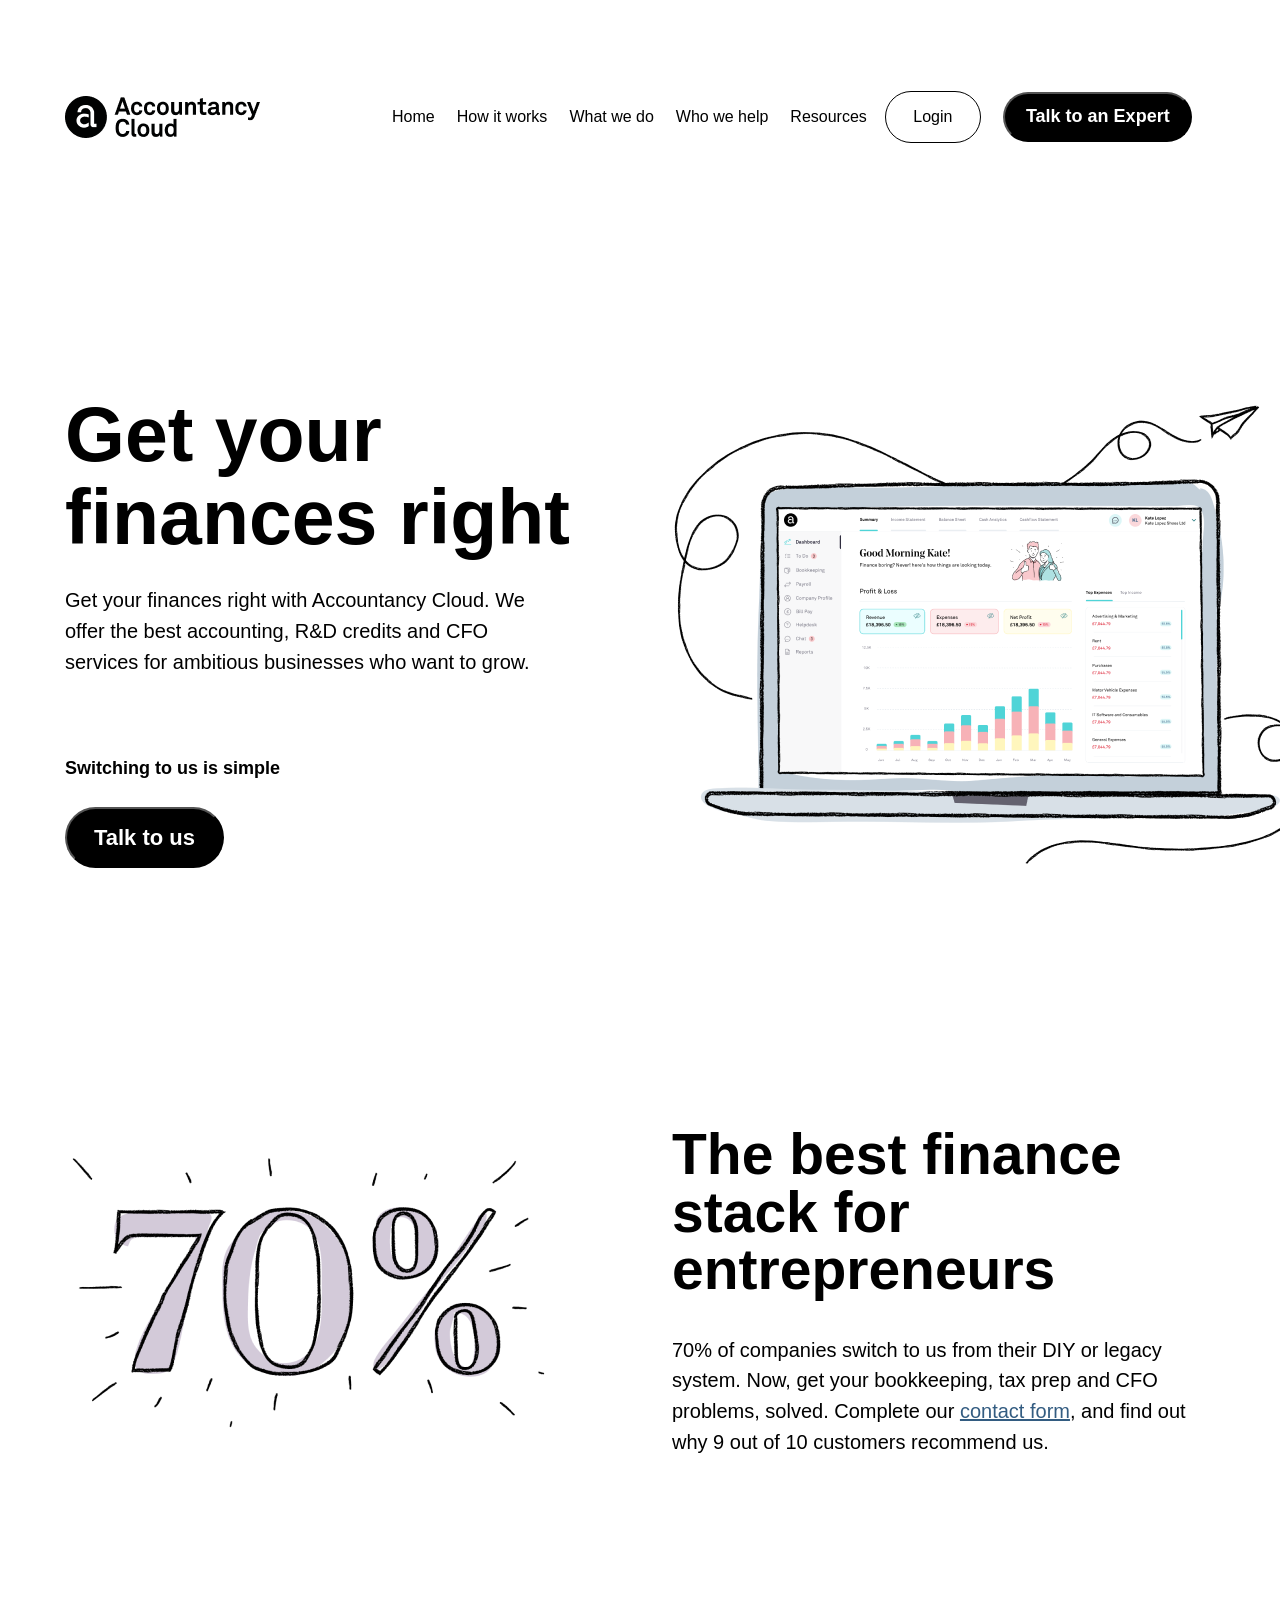
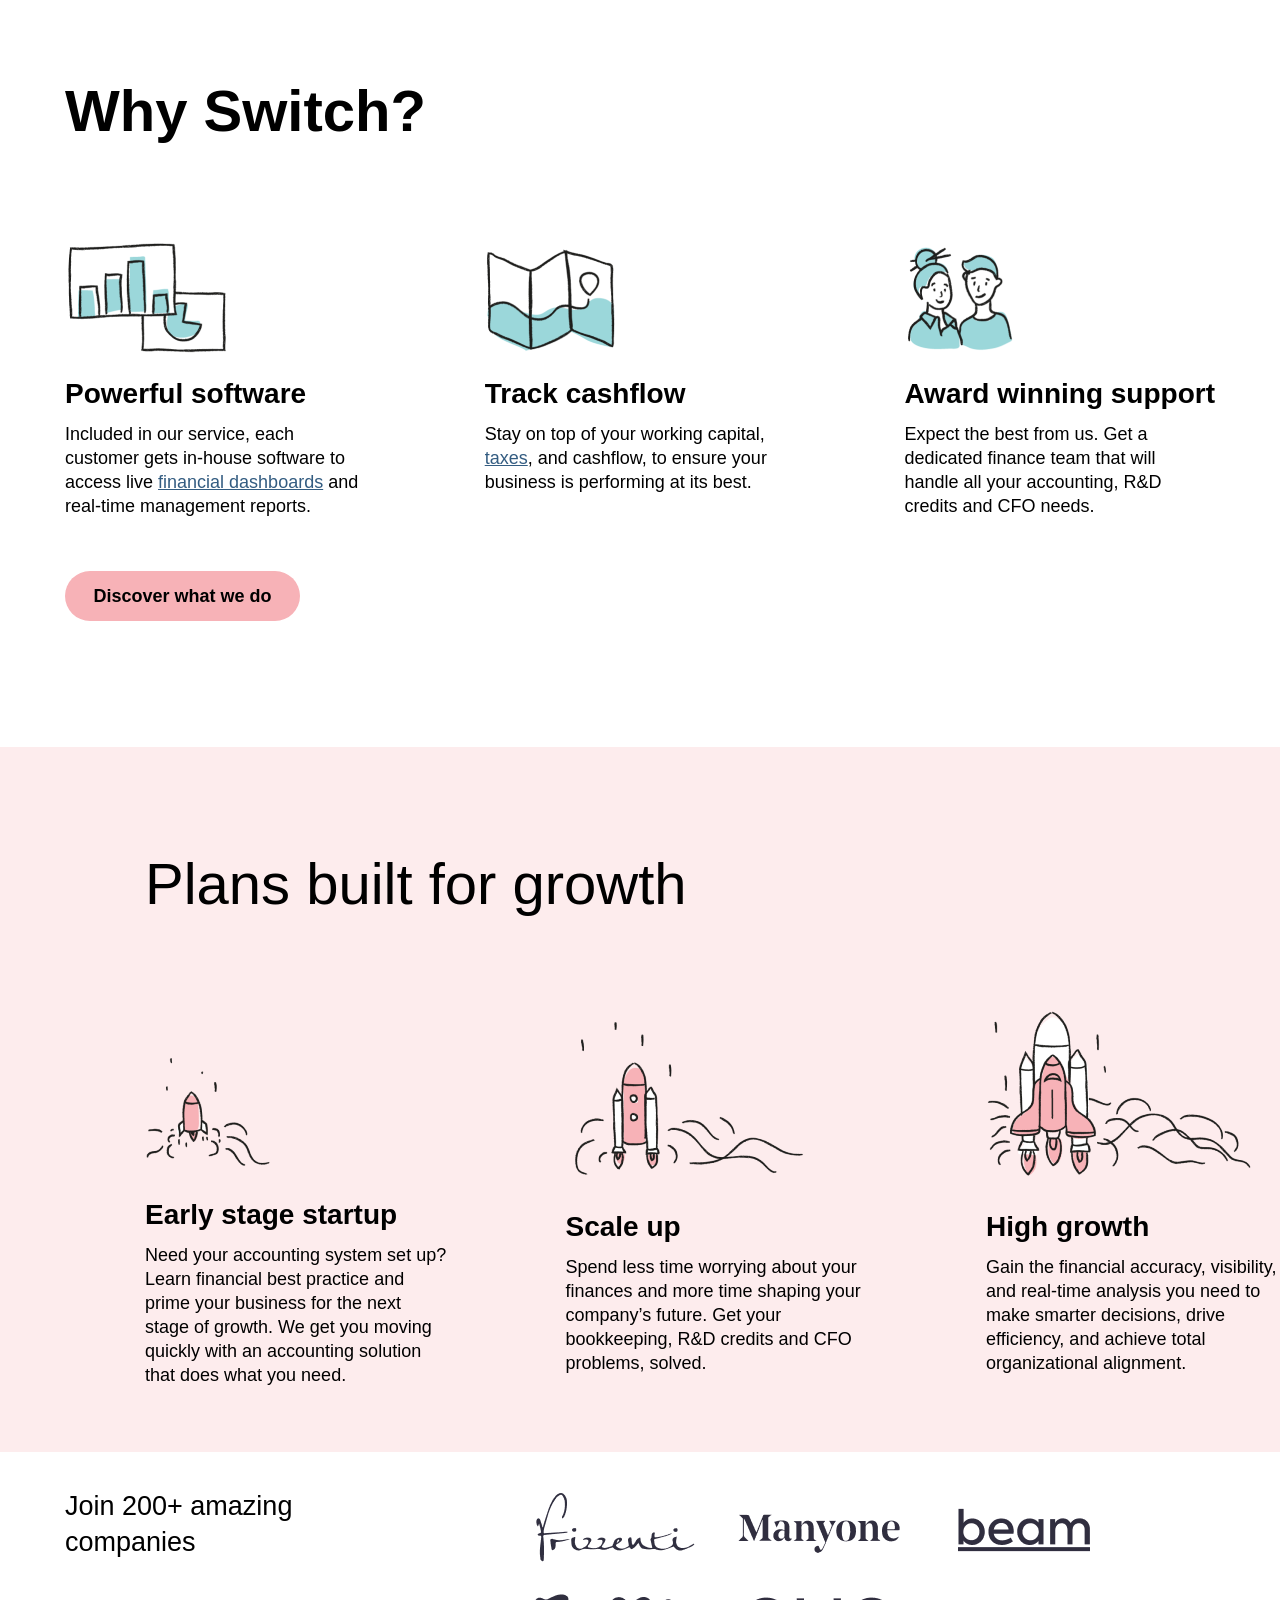
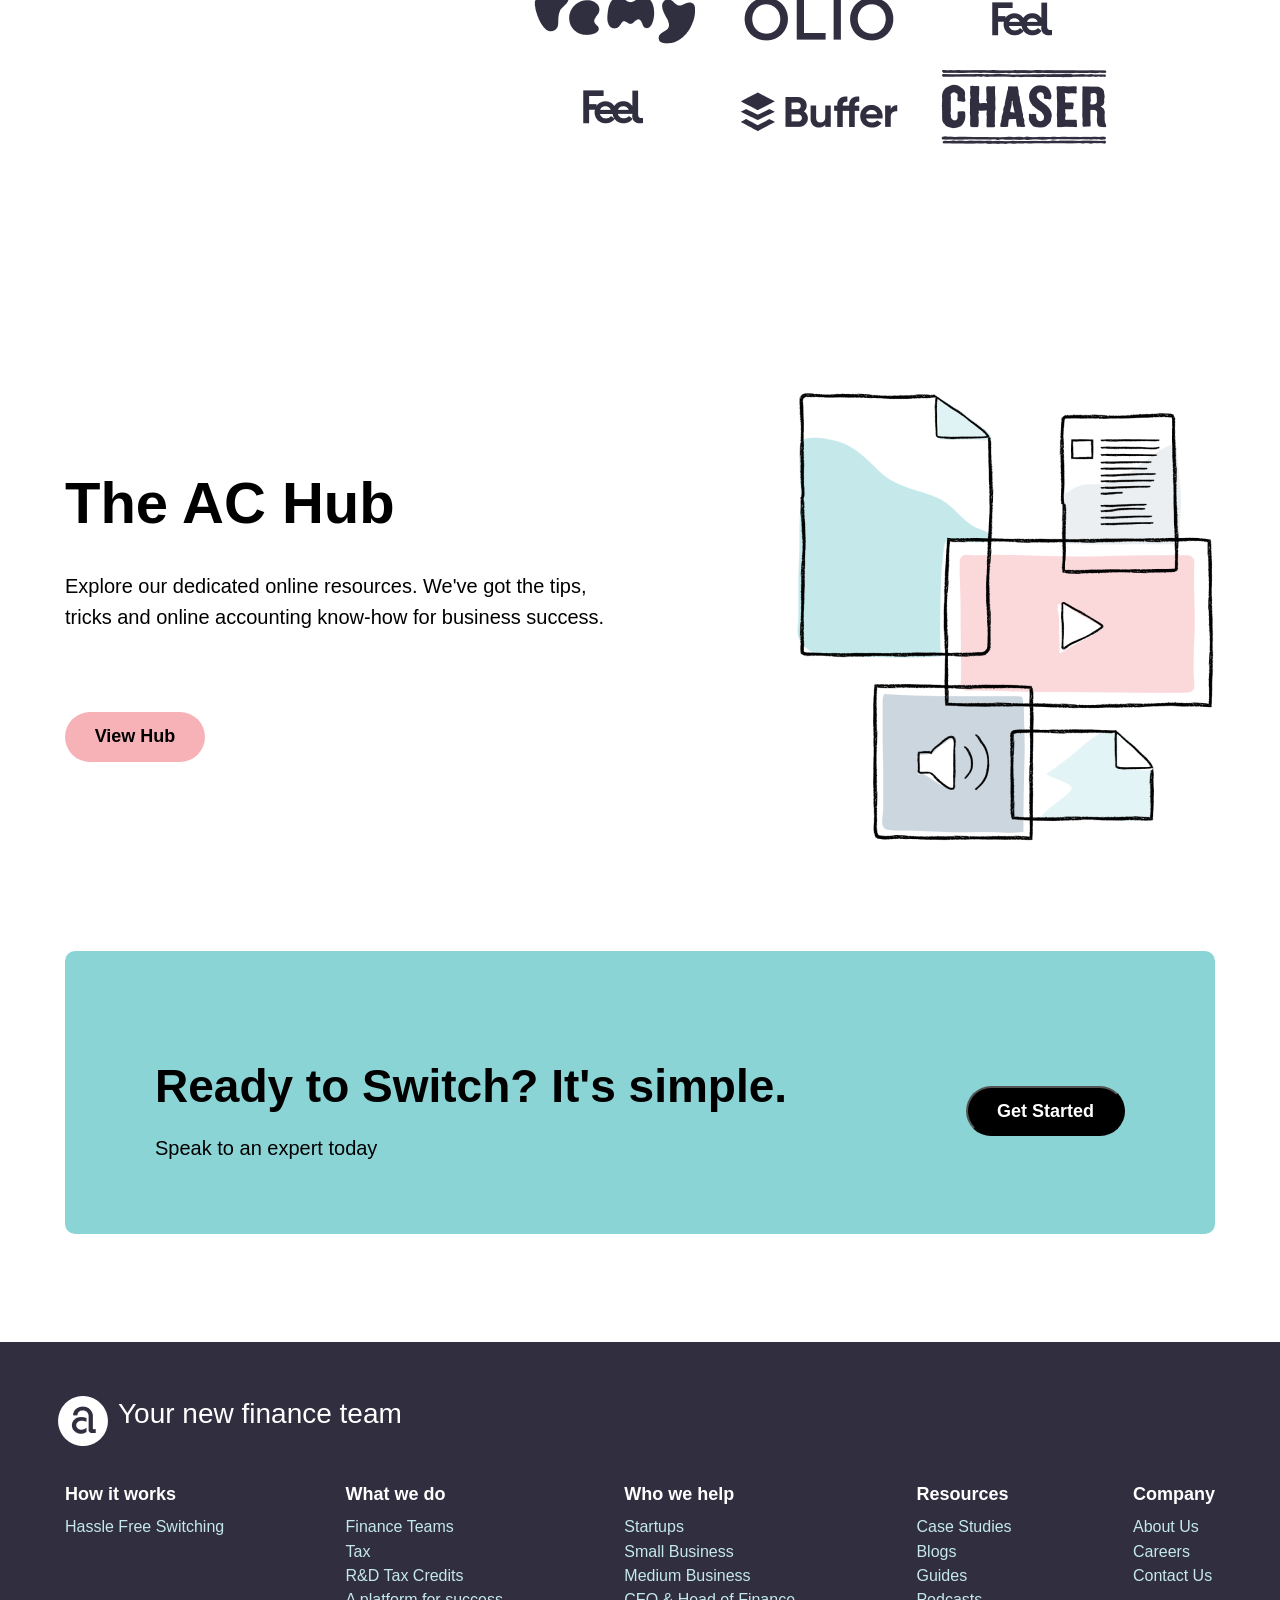
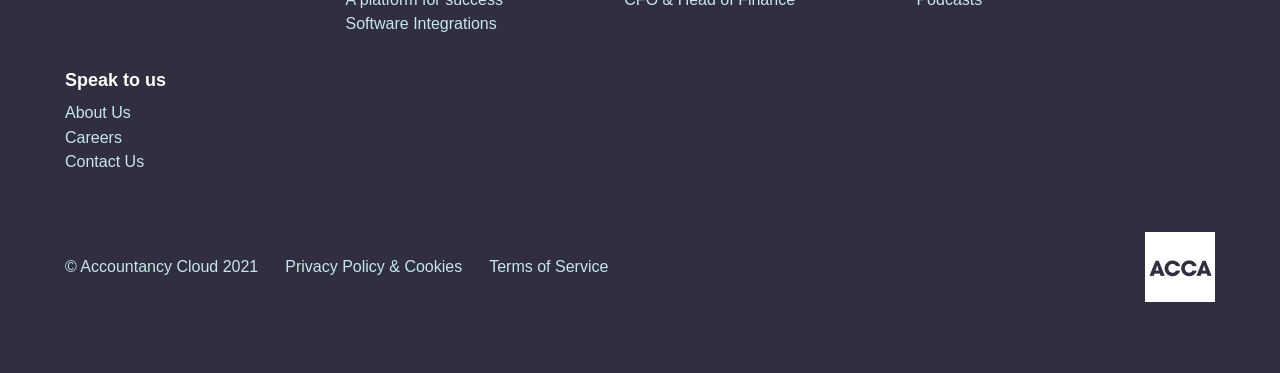
<file: index.html>
<!DOCTYPE html>
<html lang="en">
<head>
    <meta charset="UTF-8">
    <meta name="viewport" content="width=device-width, initial-scale=1.0">
    <link rel="stylesheet" href="./css/normalize.css">
    <link rel="stylesheet" href="./css/style.css">
    <title>Accountacy Cloud</title>
</head>
<body>
    <header class="header">
        <div class="container header__inner">
            <img class="heder__logo" src="./img/icons/iconheader.png" alt="">
            <nav class="header__menu">
                <ul class="menu__list">
                    <li class="menu__item">
                        <a class="menu__linck" href="#">Home</a>
                    </li>
                    <li class="menu__item">
                        <a class="menu__linck" href="#">How it works</a>
                    </li>
                    <li class="menu__item">
                        <a class="menu__linck" href="#">What we do</a>
                    </li>
                    <li class="menu__item">
                        <a class="menu__linck" href="#">Who we help</a>
                    </li>
                    <li class="menu__item">
                        <a class="menu__linck" href="#">Resources</a>
                    </li>
                </ul>
            </nav>
            <div class="header__btn">
                <button class="header__btn1">Login</button>
                <button class="header__btn2">Talk to an Expert</button> 
            </div>
        </div>
    </header>

    <main class="main">
        <section class="get">
            <div class="container get__inner">
                <div class="get__content">
                    <h1 class="get__title">Get your finances right</h1>
                    <p class="get__text">Get your finances right with Accountancy Cloud. We offer the best accounting, R&D credits and CFO services for ambitious businesses who want to grow.</p>
                    <p class="get__text1">Switching to us is simple</p>
                    <button class="get__button">Talk to us</button>
                </div>
                <img class="get__img" src="./img/computer.png" alt="">
            </div>
        </section>

        <section class="best">
            <div class="container best__inner">
                <img class="best__img" src="./img/70.png" alt="">
                <div class="best__content">
                    <h2 class="best__title">The best finance stack for entrepreneurs</h2>
                    <p class="best__text">70% of companies switch to us from their DIY or legacy system. Now, get your bookkeeping, tax prep and CFO problems, solved. Complete our <span class="best__text-span">contact form</span>, and find out why 9 out of 10 customers recommend us.</p>
                </div>
            </div>
        </section>

        <section class="why">
            <div class="container why__inner">
                <h3 class="why__title">Why Switch?</h3>
                <ul class="why__content">
                    <li>
                        <img src="./img/icons/hight.png" alt="">
                        <h4 class="why__title1">Powerful software</h4>
                        <p class="why__text">Included in our service, each customer gets in-house software to access live <span class="why__text-span">financial dashboards</span>  and real-time management reports.</p>
                    </li>

                    <li>
                        <img src="./img/icons/carts.png" alt="">
                        <h4 class="why__title1">Track cashflow</h4>
                        <p class="why__text">Stay on top of your working capital,  <span class="why__text-span">taxes</span>, and cashflow, to ensure your business is performing at its best.</p>
                    </li>

                    <li>
                        <img src="./img/icons/couple.png" alt="">
                        <h4 class="why__title1">Award winning support</h4>
                        <p class="why__text">Expect the best from us. Get a dedicated finance team that will handle all your accounting, R&D credits and CFO needs.</p>
                    </li>
                </ul>
                <button class="why__btn">Discover what we do</button>
            </div>
        </section>

        <section class="rocket">
            <div class="container rocket__inner">
                <h3 class="rocket__title">Plans built for growth</h3>
                <ul class="rocket__content">
                    <li>
                        <img class="rocket__img" src="./img/icons/littlerock.png" alt="">
                        <h4 class="rocket__title1">Early stage startup</h4>
                        <p class="rocket__text">Need your accounting system set up? Learn financial best practice and prime your business for the next stage of growth. We get you moving quickly with an accounting solution that does what you need.</p>
                    </li>
                    <li>
                        <img class="rocket__img" src="./img/icons/midlerock.png" alt="">
                        <h4 class="rocket__title1">Scale up</h4>
                        <p class="rocket__text">Spend less time worrying about your finances and more time shaping your company’s future. Get your bookkeeping, R&D credits and CFO problems, solved.</p>
                    </li>
                    <li>
                        <img class="rocket__img" src="./img/icons/bigrock.png" alt="">
                        <h4 class="rocket__title1">High growth</h4>
                        <p class="rocket__text">Gain the financial accuracy, visibility, and real-time analysis you need to make smarter decisions, drive efficiency, and achieve total organizational alignment.</p>
                    </li>
                </ul>
            </div>
        </section>

        <section class="company">
            <div class="container company__inner">
                <h3 class="company__title">Join 200+ amazing companies</h3>
                <div class="company__content">
                    <img src="./img/frizzenti.png" alt="">
                    <img src="./img/manyone.png" alt="">
                    <img src="./img/beam.png" alt="">
                    <img src="./img/remy.png" alt="">
                    <img src="./img/olio.png" alt="">
                    <img src="./img/feel.png" alt="">
                    <img src="./img/feel.png" alt="">
                    <img src="./img/buffer.png" alt="">
                    <img src="./img/chaser.png" alt="">

                </div>
            </div>
        </section>

        <section class="ac">
            <div class="container ac__inner">
                <div class="ac__content">
                    <h3 class="ac__title">The AC Hub</h3>
                    <p class="ac__text">Explore our dedicated online resources. We've got the tips, tricks and online accounting know-how for business success.</p>
                    <button class="ac__btn">View Hub</button>
                </div>
                <img class="ac__img" src="./img/app.png" alt="">
            </div>
        </section>

        <section class="ready">
            <div class="container ready__inner">
                <div class="ready__content">
                    <h3 class="ready__title">Ready to Switch? It's simple.</h3>
                    <p class="ready__text">Speak to an expert today</p>   
                </div>
                <button class="ready__btn">Get Started</button>
            </div>
        </section>
    </main>

    <footer class="footer">
        <div class="container footer__inner">
            <h3 class="footer__title">Your new finance team</h3>
            <ul class="footer__content">
                <li class="footer__list">
                    <h4 class="footer__title1">How it works</h4>
                    <p class="footer__text">Hassle Free Switching</p>
                </li>

                <li class="footer__list">
                    <h4 class="footer__title1">What we do</h4>
                    <p class="footer__text">Finance Teams</p>
                    <p class="footer__text">Tax</p>
                    <p class="footer__text">R&D Tax Credits</p>
                    <p class="footer__text">A platform for success</p>
                    <p class="footer__text">Software Integrations</p>
                </li>

                <li class="footer__list">
                    <h4 class="footer__title1">Who we help</h4>
                    <p class="footer__text">Startups</p>
                    <p class="footer__text">Small Business</p>
                    <p class="footer__text">Medium Business</p>
                    <p class="footer__text">CFO & Head of Finance</p>
                </li>

                <li class="footer__list">
                    <h4 class="footer__title1">Resources</h4>
                    <p class="footer__text">Case Studies</p>
                    <p class="footer__text">Blogs</p>
                    <p class="footer__text">Guides</p>
                    <p class="footer__text">Podcasts</p>
                </li>

                <li class="footer__list">
                    <h4 class="footer__title1">Company</h4>
                    <p class="footer__text">About Us</p>
                    <p class="footer__text">Careers</p>
                    <p class="footer__text">Contact Us</p>
                </li>
            </ul>
            <div class="footer__block">
                <h4 class="footer__title1">Speak to us</h4>
                <p class="footer__text">About Us</p>
                <p class="footer__text">Careers</p>
                <p class="footer__text">Contact Us</p>
            </div>
            <div class="footer__privacy">
                <ul>
                    <li class="footer__privacy" >
                        <p class="footer__privacy-text">© Accountancy Cloud 2021</p>
                        <p class="footer__privacy-text">Privacy Policy & Cookies</p>
                        <p class="footer__privacy-text">Terms of Service</p>
                    </li>
                </ul>
                <img class="footer__img" src="./img/icons/acca.png" alt="">
            </div>
        </div>
    </footer>
</body>
</html>
</file>
<file: css/style.css>
*, ::after, ::before{
    padding: 0;
    margin: 0;
    box-sizing: border-box;
}
h1, h2, h3, h4, h5, h6, a, p{
    margin: 0;
    padding: 0;
}

body{
    font-family: 'Roboto',sans-serif;
}
.container{
    max-width: 1150px;
    margin: 0 auto;
}
ul,a{
    text-decoration: none;
    list-style-type: none;
}




.header{
    padding: 91px 0px;
}
.header__inner{
    display: flex;
    align-items: center;
}
.heder__logo{
    width: 195px;
    height: 42px;
    margin-right: 132px;
}
.menu__list{
    display: flex;
    gap: 0px 22px;
}
.menu__linck{
    color: #000;
    font-size: 16px;
    font-weight: 400;
    line-height: 16.2px;
}
.header__btn{
    margin-left: 18px;
}
.header__btn1{
    color: #000;
    font-size: 16px;
    font-weight: 400;
    line-height: 16.2px; 
    border-radius: 100px;
    border: 1px solid #000;
    width: 96px;
    height: 52px;
    cursor: pointer;
    background-color: #fff;
}
.header__btn1:hover{
    background-color: #000000;
    color: #ffffff;
}
.header__btn2{
    color: #FFF;
    font-size: 18px;
    font-weight: 700;
    line-height: 25.2px;
    width: 189px;
    height: 50px;
    border-radius: 100px;
    background: #000;
    cursor: pointer;
    margin-left: 18px;
}
.header__btn2:hover{
    background-color: #ffffff;
    color: #000000;
}





.get{
    padding: 138px 0;
}
.get__inner{
    display: flex;
    align-items: center;
    justify-content: space-between;
}
/* .get__content{

} */
.get__title{
    color: #000;
    font-size: 77px;
    font-weight: 700;
    line-height: 82.8px;
    width: 591px;
    margin-bottom: 27px;
}
.get__text{
    width: 476px;
    color: #000;
    font-size: 20px;
    font-weight: 400;
    line-height: 30.6px;
    margin-bottom: 79px;
}
.get__text1{
    color: #000;
    font-size: 18px;
    font-weight: 700;
    line-height: 24px;
    margin-bottom: 27px;
}
.get__button{
    color: #FFF;
    font-size: 22px;
    font-weight: 700;
    line-height: 25.2px;
    width: 159px;
    height: 61px;
    border-radius: 100px;
    background: #000;
    cursor: pointer;
}
.get__button:hover{
    background: #ffffff;
    color: #000000;
}
.get__img{
    width: 667px;
    height: 517px;
}



.best{
    padding: 99px 0px;
}
.best__inner{
    display: flex;
    align-items: center;
    justify-content: space-between;
}
.best__img{
    width: 483px;
    height: 280px;
}
.best__title{
    width: 543px;
    color: #000;
    font-size: 57px;
    font-weight: 700;
    line-height: 57.6px;
    margin-bottom: 36px;
}
.best__text{
    width: 515px;
    color: #000;
    font-size: 20px;
    font-weight: 400;
    line-height: 30.6px; 
}
.best__text-span{
    color: #335C81;
    font-size: 20px;
    font-weight: 400;
    line-height: 30.6px;
    text-decoration-line: underline;
}




.why{
    padding: 126px 0px;
}
/* .why__inner{

} */
.why__title{
    color: #000;
    font-size: 58px;
    font-weight: 700;
    line-height: 57.6px;
    margin-bottom: 82px;
}
.why__content{
    display: flex;
    align-items: flex-start;
    justify-content: space-between;
}


.why__title1{
    color: #000;
    font-size: 28px;
    font-weight: 700;
    line-height: 36px;
    margin: 0;
    margin-bottom: 10px;
}
.why__text{
    color: #000;
    font-size: 18px;
    font-weight: 400;
    line-height: 24px;
    width: 295px;
}
.why__text-span{
    color: #335C81;
    font-size: 18px;
    font-weight: 400;
    line-height: 24px;
    text-decoration-line: underline;
}
.why__btn{
    color: #000;
    font-size: 18px;
    font-weight: 700;
    line-height: 25.2px; 
    width: 235px;
    height: 50px;
    border-radius: 100px;
    background: #F7B2B7;
    border: none;
    margin-top: 53px;
    cursor: pointer;

}
.why__btn:hover{
    background: #0c0c0c;
    color: #F7B2B7;
}





.rocket{
    padding: 108px 0px;
    background-color: #FDECED;
    height: 705px;
    width: 1440px;
    margin: 0 auto;
    
}
/* .rocket__inner{

} */
.rocket__title{
    color: #000;
    font-size: 58px;
    font-weight: 400;
    line-height: 57.6px; 
    margin-bottom: 82px;
}
.rocket__content{
    display: flex;
    align-items: center;
    justify-content: space-between;
}
.rocket__img{
    width: 309px;
    height: 174px;
    margin-bottom: 24px;
}
.rocket__title1{
    color: #000;
    font-size: 28px;
    font-weight: 700;
    line-height: 36px; 
    margin-bottom: 10px;
}
.rocket__text{
    color: #000;
    font-size: 18px;
    font-weight: 400;
    line-height: 24px;
    width: 304px;
}




.company{
    padding: 36px 0px;
}
.company__inner{
    display: flex;
    justify-content: space-between;
}
.company__title{
    color: #000;
    width: 236px;
    font-size: 27px;
    font-weight: 400;
    line-height: 36px;
}
.company__content{
    width: 700px;
    height: 360px;
}



.ac{
    padding: 108px 0px;
}
.ac__inner{
    display: flex;
    align-items: center;
    justify-content: space-between;
}
.ac__title{
    color: #000;
    font-size: 58px;
    font-weight: 700;
    line-height: 57.6px; 
    margin-bottom: 40px;
}
.ac__text{
    color: #000;
    font-size: 20px;
    width: 547px;
    font-weight: 400;
    line-height: 30.6px; 
    margin-bottom: 79px;
}
.ac__btn{
    color: #000;
    font-size: 18px;
    font-weight: 700;
    line-height: 25.2px; 
    width: 140px;
    height: 50px;
    border-radius: 100px;
    background: #F7B2B7;
    border: none;
    cursor: pointer;
}
.ac__btn:hover{
    background: #000000;
    color: #F7B2B7;
}
.ac__img{
    width: 483px;
    height: 451px;
}



.ready{
    padding: 108px 90px;
    width: 1150px;
    height: 283px;
    border-radius: 10px;
    background: #8BD4D6;
    margin: 0 auto;
}
.ready__inner{
    display: flex;
    align-items: center;
    justify-content: space-between;
}
.ready__title{
    color: #000;
    font-size: 46px;
    font-weight: 700;
    line-height: 55.8px;
    margin-bottom: 18px;
}
.ready__text{
    color: #000;
    font-size: 20px;
    font-weight: 400;
    line-height: 30.6px;
}
.ready__btn{
    color: #FFF;
    font-size: 18px;
    font-weight: 700;
    line-height: 25.2px;
    width: 159px;
    height: 50px;
    border-radius: 100px;
    background: #000; 
    cursor: pointer;
}
.ready__btn:hover{
    color: rgb(0, 0, 0);
    background:#92fdff;
    border: none;
}



.footer{
    margin-top: 108px;
    background: #302E3F;
    height: 631px;
    padding: 54px 0px;
}
/* .footer__inner{
    display: flex;
    align-items: center;
} */
.footer__title::before{
    content: '';
    background: url('../img/icons/awhite.png')center/cover no-repeat;
    width: 50px;
    height: 50px;
    margin-right: 200px;
    position: absolute;
    margin-left: -60px;
}
.footer__title{
    color: #FFF;
    margin-bottom: 50px;
    font-size: 28px;
    font-weight: 400;
    line-height: 36px;
    margin-left: 53px;
}
.footer__content{
    display: flex;
    justify-content: space-between;
}

.footer__title1{
    font-size: 18px;
    font-weight: 700;
    line-height: 25.2px;
    color: #ffffff;
    margin-bottom: 12px;
}
.footer__text{
    color: #C5E9EA;
    font-size: 16px;
    font-weight: 400;
    line-height: 16.2px; 
    margin-top: 8px ;
}
.footer__block{
    margin-top: 36px;
    margin-bottom: 62px;
}
.footer__privacy{
    display: flex;
    justify-content: space-between;
    align-items: center;
}
.footer__privacy-text:nth-child(1){
    margin-left: 0px    ;
}
.footer__privacy-text{
    margin-left: 27px;
    color: #C5E9EA;
    font-size: 16px;
    font-weight: 400;
    line-height: 21.6px;
}
.footer__img{
    width: 70px;
    height: 70px;
}
</file>
